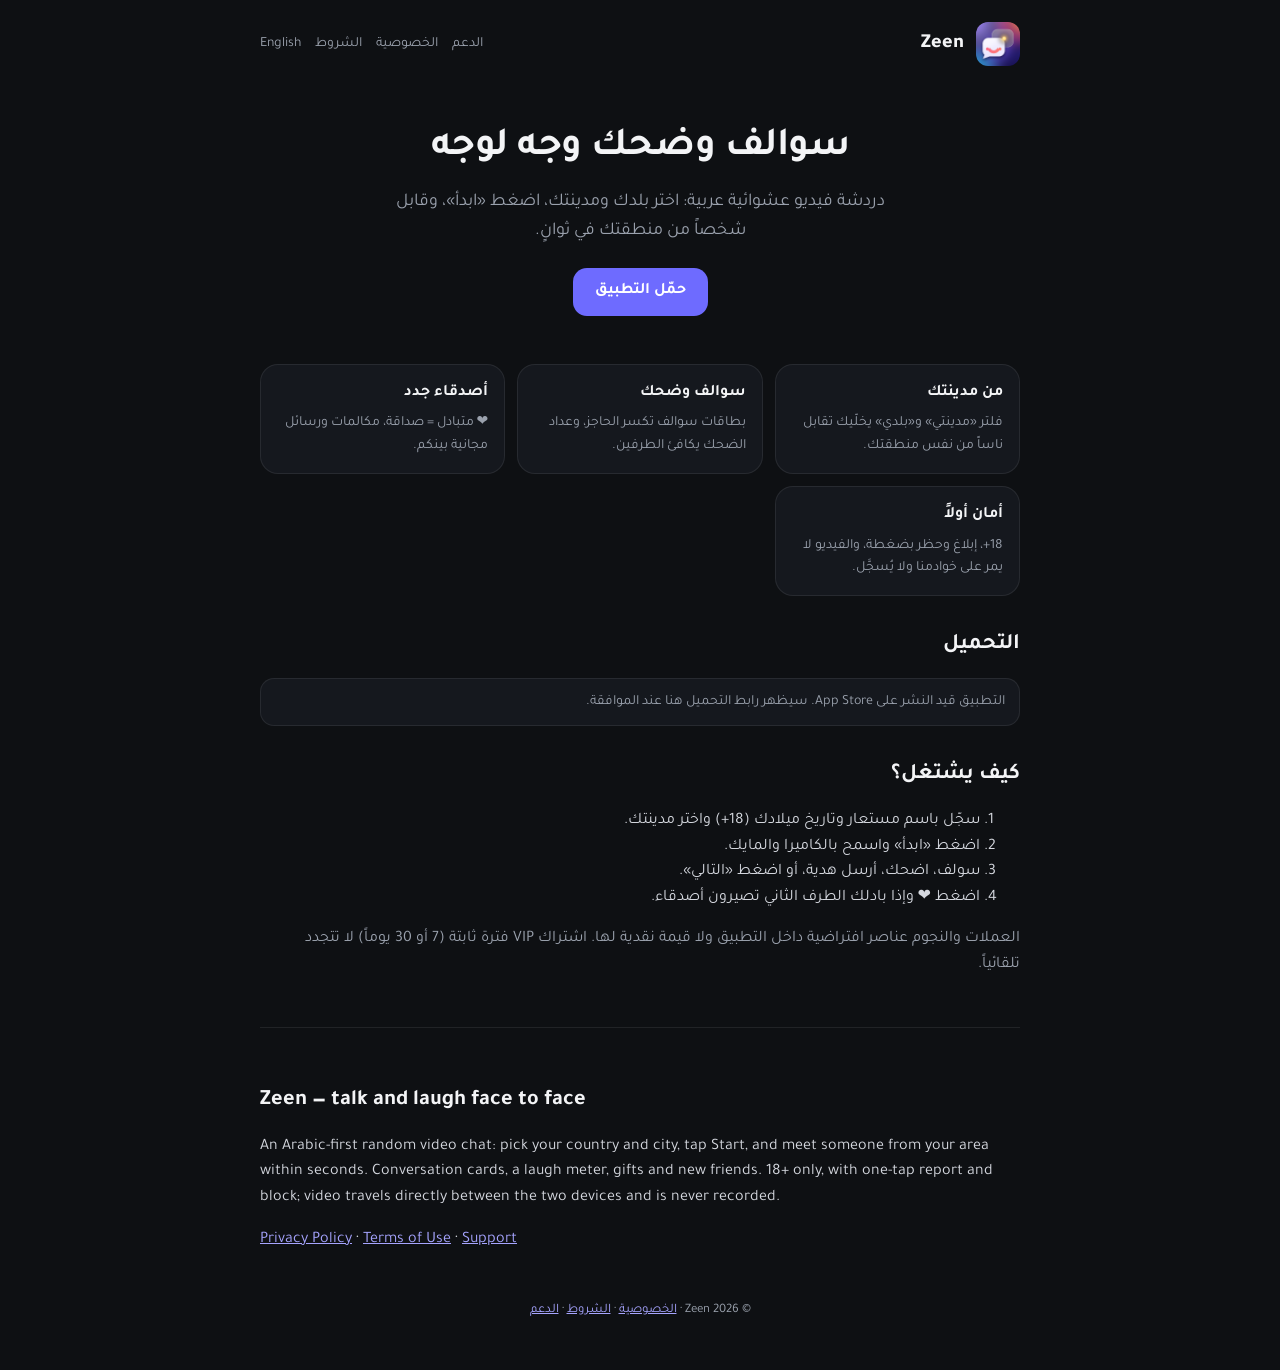
<file: index.html>
<!doctype html>
<html lang="ar" dir="rtl">
<head>
<meta charset="utf-8">
<meta name="viewport" content="width=device-width, initial-scale=1">
<title>Zeen — سوالف وضحك وجه لوجه</title>
<meta name="description" content="Zeen: دردشة فيديو عشوائية عربية. اختر مدينتك واضغط ابدأ وقابل ناساً من منطقتك وجهاً لوجه.">
<link rel="icon" href="icon.png">
<link rel="preconnect" href="https://fonts.googleapis.com">
<link href="https://fonts.googleapis.com/css2?family=Tajawal:wght@400;500;700;800&display=swap" rel="stylesheet">
<link rel="stylesheet" href="style.css">
</head>
<body>
<div class="wrap">
<header class="top">
  <img src="icon.png" alt=""><span class="brand">Zeen</span>
  <nav><a href="support.html">الدعم</a><a href="privacy.html">الخصوصية</a><a href="terms.html">الشروط</a><a href="#en">English</a></nav>
</header>

<section class="hero">
  <h1>سوالف وضحك وجه لوجه</h1>
  <p>دردشة فيديو عشوائية عربية: اختر بلدك ومدينتك، اضغط «ابدأ»، وقابل شخصاً من منطقتك في ثوانٍ.</p>
  <a class="btn" href="#store">حمّل التطبيق</a>
</section>

<div class="grid">
  <div class="card"><h3>من مدينتك</h3><p>فلتر «مدينتي» و«بلدي» يخلّيك تقابل ناساً من نفس منطقتك.</p></div>
  <div class="card"><h3>سوالف وضحك</h3><p>بطاقات سوالف تكسر الحاجز، وعداد الضحك يكافئ الطرفين.</p></div>
  <div class="card"><h3>أصدقاء جدد</h3><p>❤ متبادل = صداقة، مكالمات ورسائل مجانية بينكم.</p></div>
  <div class="card"><h3>أمان أولاً</h3><p>18+، إبلاغ وحظر بضغطة، والفيديو لا يمر على خوادمنا ولا يُسجَّل.</p></div>
</div>

<h2 id="store">التحميل</h2>
<p class="note">التطبيق قيد النشر على App Store. سيظهر رابط التحميل هنا عند الموافقة.</p>

<h2>كيف يشتغل؟</h2>
<ol>
  <li>سجّل باسم مستعار وتاريخ ميلادك (18+) واختر مدينتك.</li>
  <li>اضغط «ابدأ» واسمح بالكاميرا والمايك.</li>
  <li>سولف، اضحك، أرسل هدية، أو اضغط «التالي».</li>
  <li>اضغط ❤ وإذا بادلك الطرف الثاني تصيرون أصدقاء.</li>
</ol>
<p class="muted">العملات والنجوم عناصر افتراضية داخل التطبيق ولا قيمة نقدية لها. اشتراك VIP فترة ثابتة (7 أو 30 يوماً) لا تتجدد تلقائياً.</p>

<section class="lang" id="en" dir="ltr" lang="en">
  <h2>Zeen — talk and laugh face to face</h2>
  <p>An Arabic-first random video chat: pick your country and city, tap Start, and meet someone from your area within seconds. Conversation cards, a laugh meter, gifts and new friends. 18+ only, with one-tap report and block; video travels directly between the two devices and is never recorded.</p>
  <p><a href="privacy.html#en">Privacy Policy</a> · <a href="terms.html#en">Terms of Use</a> · <a href="support.html#en">Support</a></p>
</section>

<footer>© 2026 Zeen · <a href="privacy.html">الخصوصية</a> · <a href="terms.html">الشروط</a> · <a href="support.html">الدعم</a></footer>
</div>
</body>
</html>
</file>
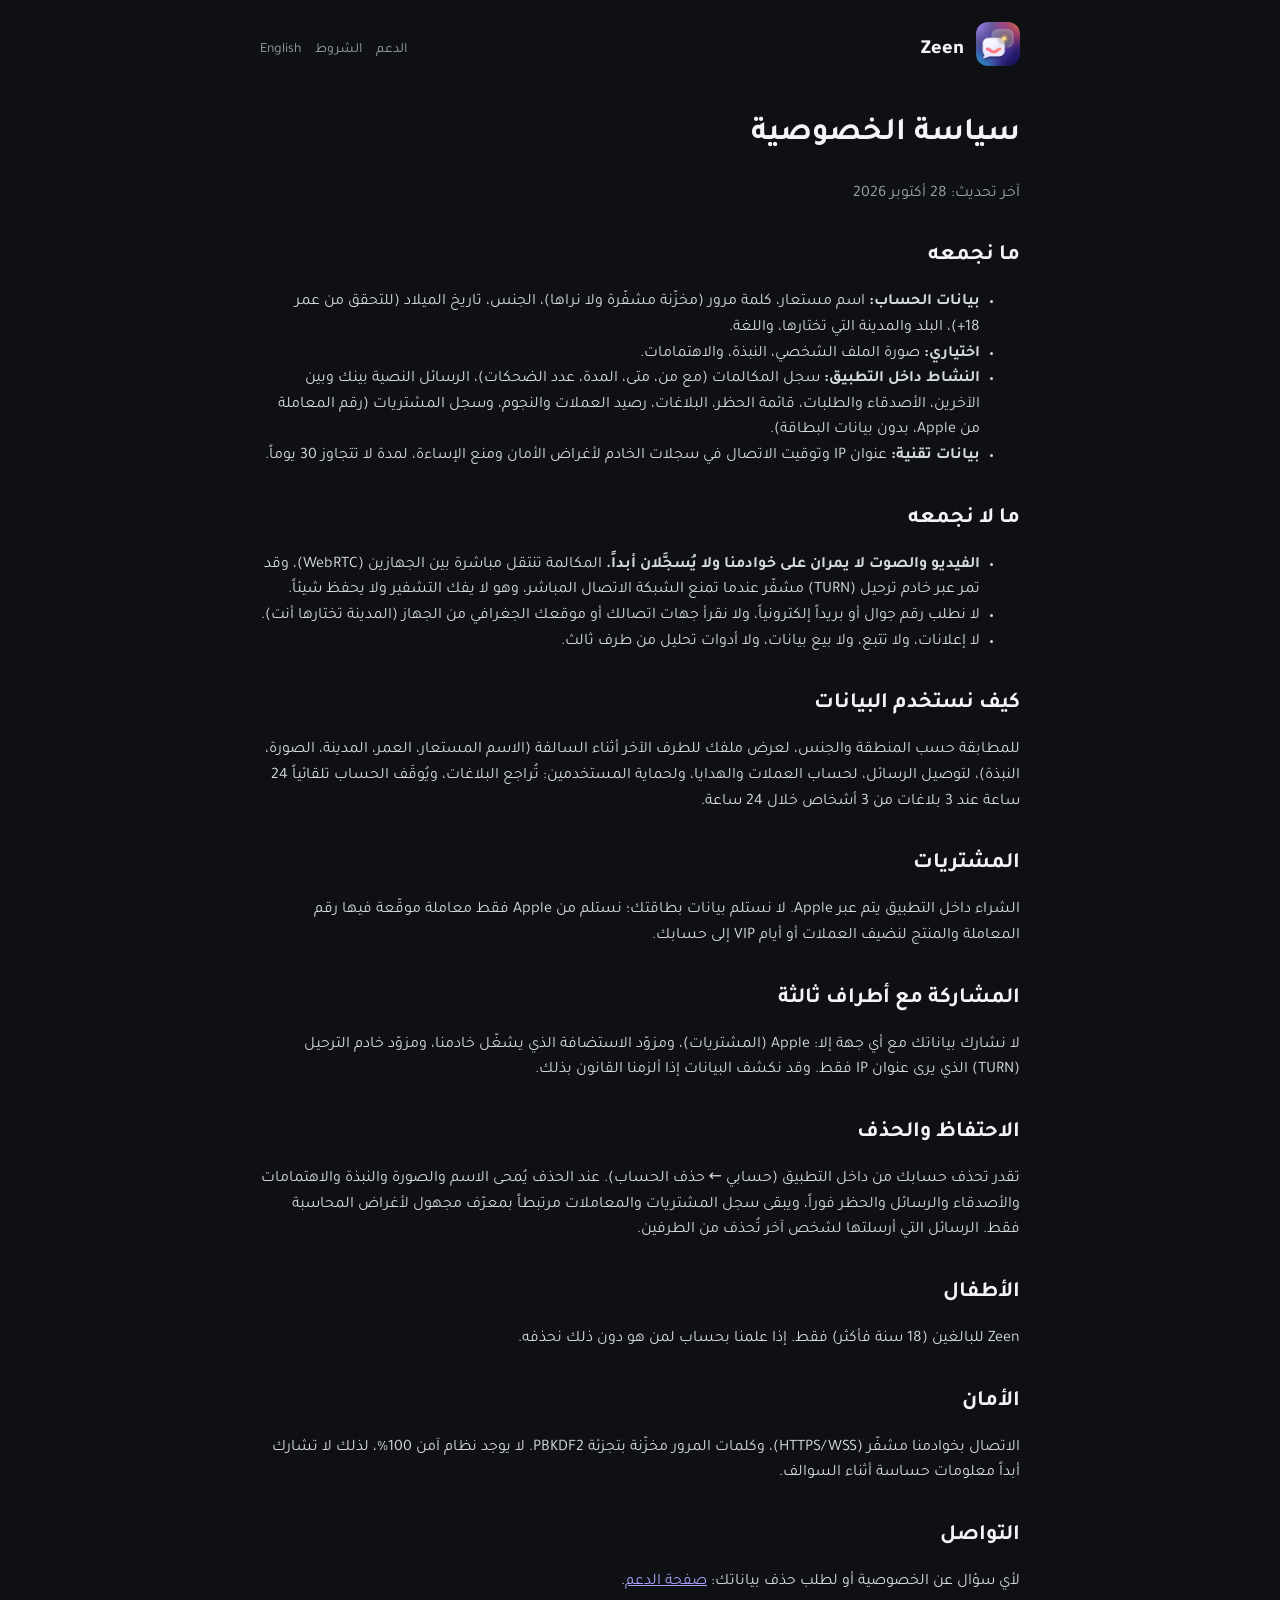
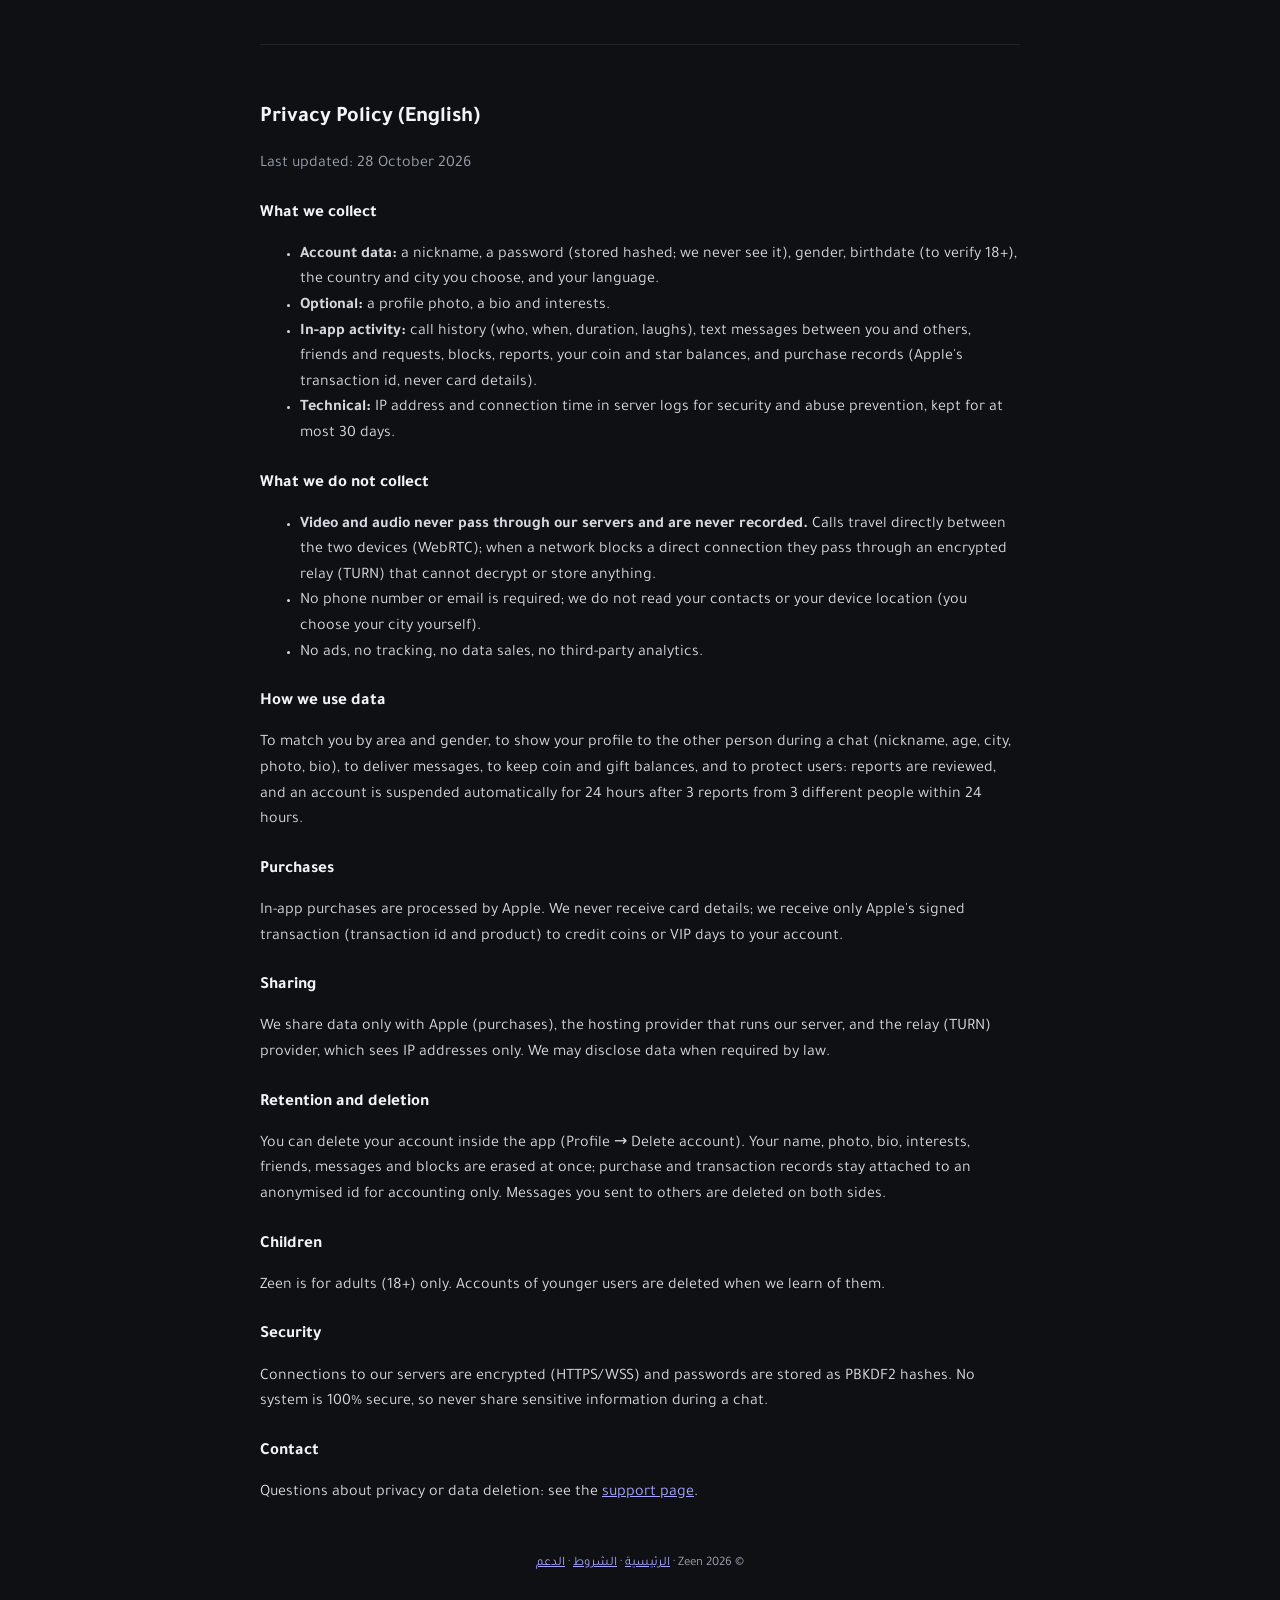
<file: privacy.html>
<!doctype html>
<html lang="ar" dir="rtl">
<head>
<meta charset="utf-8">
<meta name="viewport" content="width=device-width, initial-scale=1">
<title>سياسة الخصوصية — Zeen</title>
<link rel="icon" href="icon.png">
<link rel="preconnect" href="https://fonts.googleapis.com">
<link href="https://fonts.googleapis.com/css2?family=Tajawal:wght@400;500;700;800&display=swap" rel="stylesheet">
<link rel="stylesheet" href="style.css">
</head>
<body>
<div class="wrap">
<header class="top">
  <a href="index.html"><img src="icon.png" alt=""></a><span class="brand">Zeen</span>
  <nav><a href="support.html">الدعم</a><a href="terms.html">الشروط</a><a href="#en">English</a></nav>
</header>

<h1>سياسة الخصوصية</h1>
<p class="muted">آخر تحديث: 28 أكتوبر 2026</p>

<h2>ما نجمعه</h2>
<ul>
  <li><b>بيانات الحساب:</b> اسم مستعار، كلمة مرور (مخزّنة مشفّرة ولا نراها)، الجنس، تاريخ الميلاد (للتحقق من عمر 18+)، البلد والمدينة التي تختارها، واللغة.</li>
  <li><b>اختياري:</b> صورة الملف الشخصي، النبذة، والاهتمامات.</li>
  <li><b>النشاط داخل التطبيق:</b> سجل المكالمات (مع من، متى، المدة، عدد الضحكات)، الرسائل النصية بينك وبين الآخرين، الأصدقاء والطلبات، قائمة الحظر، البلاغات، رصيد العملات والنجوم، وسجل المشتريات (رقم المعاملة من Apple، بدون بيانات البطاقة).</li>
  <li><b>بيانات تقنية:</b> عنوان IP وتوقيت الاتصال في سجلات الخادم لأغراض الأمان ومنع الإساءة، لمدة لا تتجاوز 30 يوماً.</li>
</ul>

<h2>ما لا نجمعه</h2>
<ul>
  <li><b>الفيديو والصوت لا يمران على خوادمنا ولا يُسجَّلان أبداً.</b> المكالمة تنتقل مباشرة بين الجهازين (WebRTC)، وقد تمر عبر خادم ترحيل (TURN) مشفّر عندما تمنع الشبكة الاتصال المباشر، وهو لا يفك التشفير ولا يحفظ شيئاً.</li>
  <li>لا نطلب رقم جوال أو بريداً إلكترونياً، ولا نقرأ جهات اتصالك أو موقعك الجغرافي من الجهاز (المدينة تختارها أنت).</li>
  <li>لا إعلانات، ولا تتبع، ولا بيع بيانات، ولا أدوات تحليل من طرف ثالث.</li>
</ul>

<h2>كيف نستخدم البيانات</h2>
<p>للمطابقة حسب المنطقة والجنس، لعرض ملفك للطرف الآخر أثناء السالفة (الاسم المستعار، العمر، المدينة، الصورة، النبذة)، لتوصيل الرسائل، لحساب العملات والهدايا، ولحماية المستخدمين: تُراجع البلاغات، ويُوقَف الحساب تلقائياً 24 ساعة عند 3 بلاغات من 3 أشخاص خلال 24 ساعة.</p>

<h2>المشتريات</h2>
<p>الشراء داخل التطبيق يتم عبر Apple. لا نستلم بيانات بطاقتك؛ نستلم من Apple فقط معاملة موقّعة فيها رقم المعاملة والمنتج لنضيف العملات أو أيام VIP إلى حسابك.</p>

<h2>المشاركة مع أطراف ثالثة</h2>
<p>لا نشارك بياناتك مع أي جهة إلا: Apple (المشتريات)، ومزوّد الاستضافة الذي يشغّل خادمنا، ومزوّد خادم الترحيل (TURN) الذي يرى عنوان IP فقط. وقد نكشف البيانات إذا ألزمنا القانون بذلك.</p>

<h2>الاحتفاظ والحذف</h2>
<p>تقدر تحذف حسابك من داخل التطبيق (حسابي ← حذف الحساب). عند الحذف يُمحى الاسم والصورة والنبذة والاهتمامات والأصدقاء والرسائل والحظر فوراً، ويبقى سجل المشتريات والمعاملات مرتبطاً بمعرّف مجهول لأغراض المحاسبة فقط. الرسائل التي أرسلتها لشخص آخر تُحذف من الطرفين.</p>

<h2>الأطفال</h2>
<p>Zeen للبالغين (18 سنة فأكثر) فقط. إذا علمنا بحساب لمن هو دون ذلك نحذفه.</p>

<h2>الأمان</h2>
<p>الاتصال بخوادمنا مشفّر (HTTPS/WSS)، وكلمات المرور مخزّنة بتجزئة PBKDF2. لا يوجد نظام آمن 100%، لذلك لا تشارك أبداً معلومات حساسة أثناء السوالف.</p>

<h2>التواصل</h2>
<p>لأي سؤال عن الخصوصية أو لطلب حذف بياناتك: <a href="support.html">صفحة الدعم</a>.</p>

<section class="lang" id="en" dir="ltr" lang="en">
<h2>Privacy Policy (English)</h2>
<p class="muted">Last updated: 28 October 2026</p>
<h3>What we collect</h3>
<ul>
  <li><b>Account data:</b> a nickname, a password (stored hashed; we never see it), gender, birthdate (to verify 18+), the country and city you choose, and your language.</li>
  <li><b>Optional:</b> a profile photo, a bio and interests.</li>
  <li><b>In-app activity:</b> call history (who, when, duration, laughs), text messages between you and others, friends and requests, blocks, reports, your coin and star balances, and purchase records (Apple's transaction id, never card details).</li>
  <li><b>Technical:</b> IP address and connection time in server logs for security and abuse prevention, kept for at most 30 days.</li>
</ul>
<h3>What we do not collect</h3>
<ul>
  <li><b>Video and audio never pass through our servers and are never recorded.</b> Calls travel directly between the two devices (WebRTC); when a network blocks a direct connection they pass through an encrypted relay (TURN) that cannot decrypt or store anything.</li>
  <li>No phone number or email is required; we do not read your contacts or your device location (you choose your city yourself).</li>
  <li>No ads, no tracking, no data sales, no third-party analytics.</li>
</ul>
<h3>How we use data</h3>
<p>To match you by area and gender, to show your profile to the other person during a chat (nickname, age, city, photo, bio), to deliver messages, to keep coin and gift balances, and to protect users: reports are reviewed, and an account is suspended automatically for 24 hours after 3 reports from 3 different people within 24 hours.</p>
<h3>Purchases</h3>
<p>In-app purchases are processed by Apple. We never receive card details; we receive only Apple's signed transaction (transaction id and product) to credit coins or VIP days to your account.</p>
<h3>Sharing</h3>
<p>We share data only with Apple (purchases), the hosting provider that runs our server, and the relay (TURN) provider, which sees IP addresses only. We may disclose data when required by law.</p>
<h3>Retention and deletion</h3>
<p>You can delete your account inside the app (Profile → Delete account). Your name, photo, bio, interests, friends, messages and blocks are erased at once; purchase and transaction records stay attached to an anonymised id for accounting only. Messages you sent to others are deleted on both sides.</p>
<h3>Children</h3>
<p>Zeen is for adults (18+) only. Accounts of younger users are deleted when we learn of them.</p>
<h3>Security</h3>
<p>Connections to our servers are encrypted (HTTPS/WSS) and passwords are stored as PBKDF2 hashes. No system is 100% secure, so never share sensitive information during a chat.</p>
<h3>Contact</h3>
<p>Questions about privacy or data deletion: see the <a href="support.html#en">support page</a>.</p>
</section>

<footer>© 2026 Zeen · <a href="index.html">الرئيسية</a> · <a href="terms.html">الشروط</a> · <a href="support.html">الدعم</a></footer>
</div>
</body>
</html>
</file>
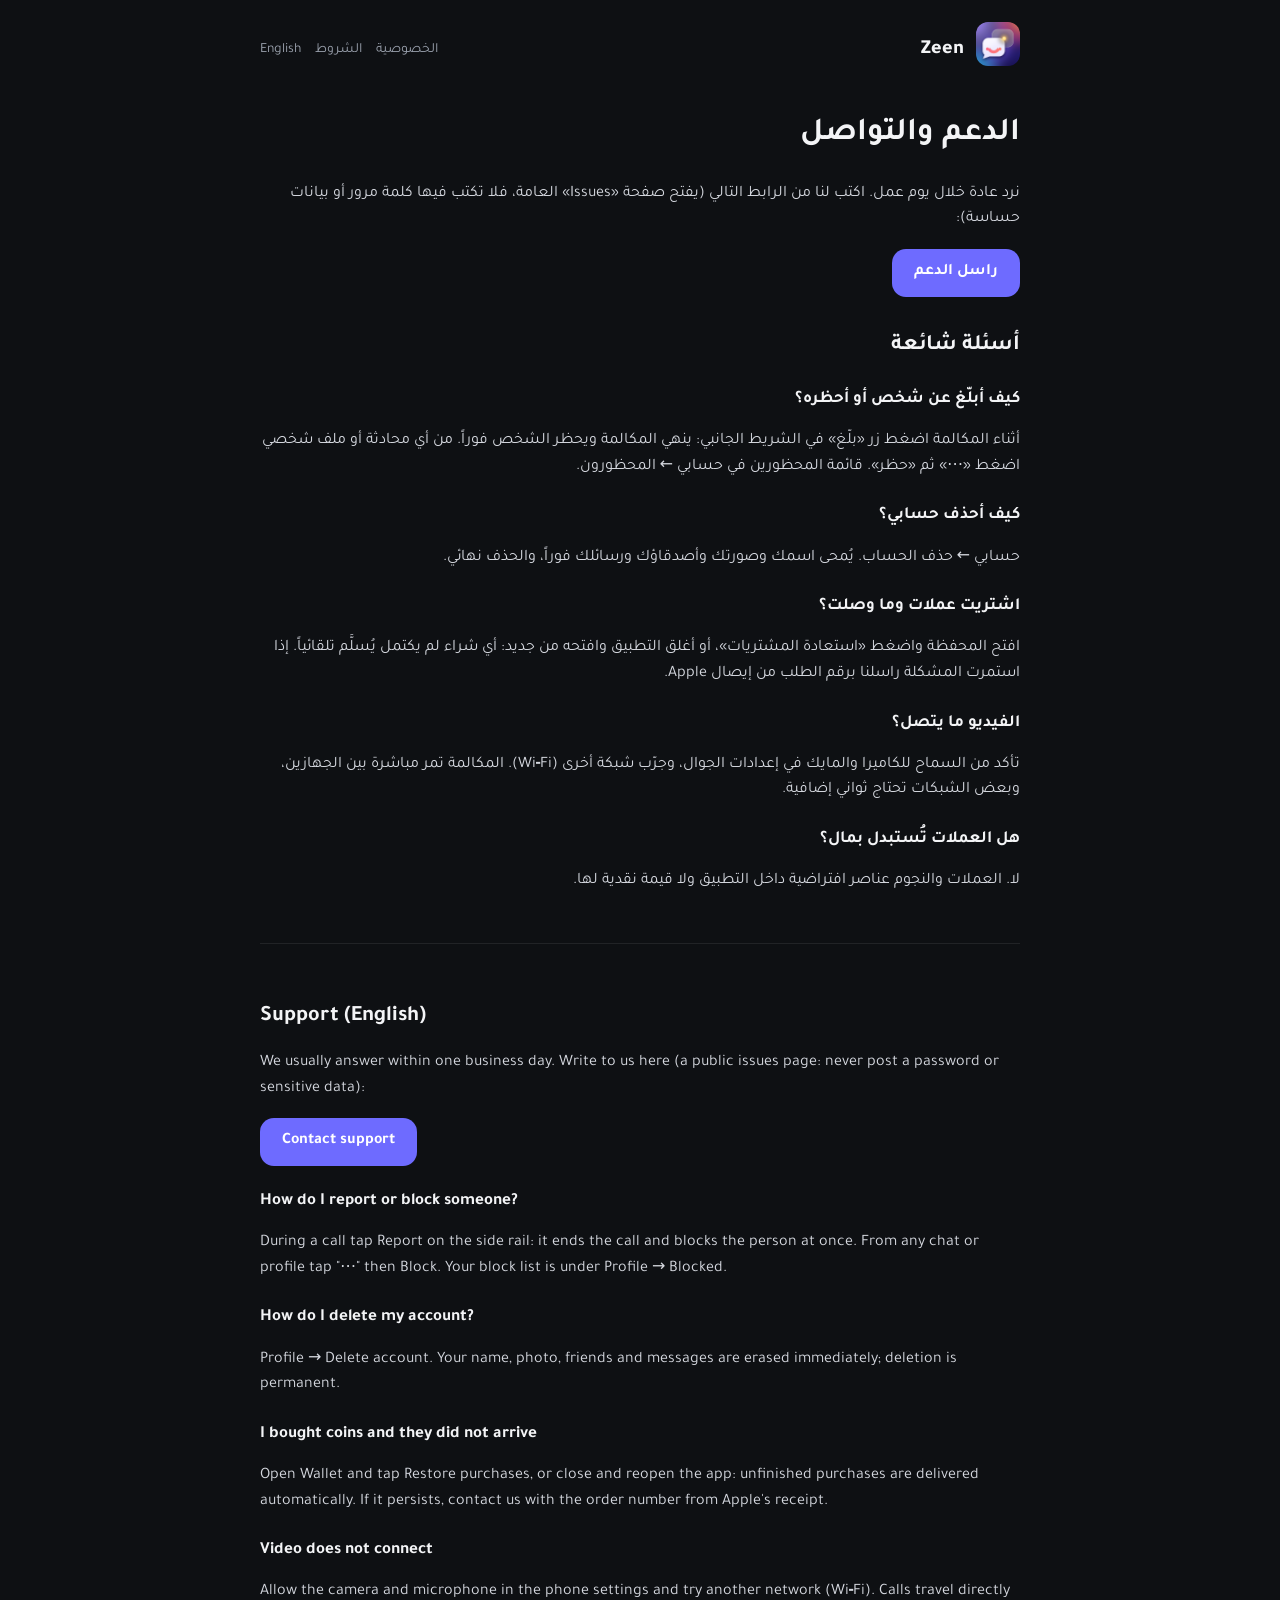
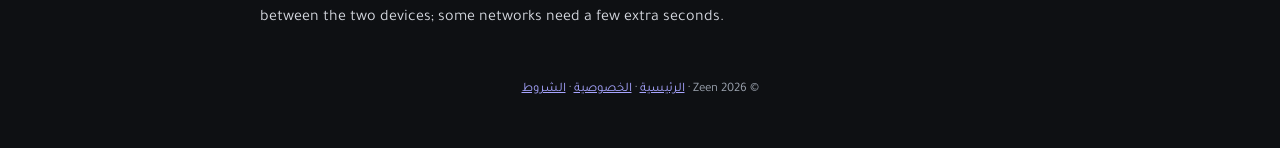
<file: support.html>
<!doctype html>
<html lang="ar" dir="rtl">
<head>
<meta charset="utf-8">
<meta name="viewport" content="width=device-width, initial-scale=1">
<title>الدعم — Zeen</title>
<link rel="icon" href="icon.png">
<link rel="preconnect" href="https://fonts.googleapis.com">
<link href="https://fonts.googleapis.com/css2?family=Tajawal:wght@400;500;700;800&display=swap" rel="stylesheet">
<link rel="stylesheet" href="style.css">
</head>
<body>
<div class="wrap">
<header class="top">
  <a href="index.html"><img src="icon.png" alt=""></a><span class="brand">Zeen</span>
  <nav><a href="privacy.html">الخصوصية</a><a href="terms.html">الشروط</a><a href="#en">English</a></nav>
</header>

<h1>الدعم والتواصل</h1>
<p>نرد عادة خلال يوم عمل. اكتب لنا من الرابط التالي (يفتح صفحة «Issues» العامة، فلا تكتب فيها كلمة مرور أو بيانات حساسة):</p>
<p><a class="btn" href="https://github.com/alwaleed305xx-ui/swalef-site/issues/new">راسل الدعم</a></p>

<h2>أسئلة شائعة</h2>
<h3>كيف أبلّغ عن شخص أو أحظره؟</h3>
<p>أثناء المكالمة اضغط زر «بلّغ» في الشريط الجانبي: ينهي المكالمة ويحظر الشخص فوراً. من أي محادثة أو ملف شخصي اضغط «⋯» ثم «حظر». قائمة المحظورين في حسابي ← المحظورون.</p>
<h3>كيف أحذف حسابي؟</h3>
<p>حسابي ← حذف الحساب. يُمحى اسمك وصورتك وأصدقاؤك ورسائلك فوراً، والحذف نهائي.</p>
<h3>اشتريت عملات وما وصلت؟</h3>
<p>افتح المحفظة واضغط «استعادة المشتريات»، أو أغلق التطبيق وافتحه من جديد: أي شراء لم يكتمل يُسلَّم تلقائياً. إذا استمرت المشكلة راسلنا برقم الطلب من إيصال Apple.</p>
<h3>الفيديو ما يتصل؟</h3>
<p>تأكد من السماح للكاميرا والمايك في إعدادات الجوال، وجرّب شبكة أخرى (Wi‑Fi). المكالمة تمر مباشرة بين الجهازين، وبعض الشبكات تحتاج ثواني إضافية.</p>
<h3>هل العملات تُستبدل بمال؟</h3>
<p>لا. العملات والنجوم عناصر افتراضية داخل التطبيق ولا قيمة نقدية لها.</p>

<section class="lang" id="en" dir="ltr" lang="en">
<h2>Support (English)</h2>
<p>We usually answer within one business day. Write to us here (a public issues page: never post a password or sensitive data):</p>
<p><a class="btn" href="https://github.com/alwaleed305xx-ui/swalef-site/issues/new">Contact support</a></p>
<h3>How do I report or block someone?</h3>
<p>During a call tap Report on the side rail: it ends the call and blocks the person at once. From any chat or profile tap "⋯" then Block. Your block list is under Profile → Blocked.</p>
<h3>How do I delete my account?</h3>
<p>Profile → Delete account. Your name, photo, friends and messages are erased immediately; deletion is permanent.</p>
<h3>I bought coins and they did not arrive</h3>
<p>Open Wallet and tap Restore purchases, or close and reopen the app: unfinished purchases are delivered automatically. If it persists, contact us with the order number from Apple's receipt.</p>
<h3>Video does not connect</h3>
<p>Allow the camera and microphone in the phone settings and try another network (Wi‑Fi). Calls travel directly between the two devices; some networks need a few extra seconds.</p>
</section>

<footer>© 2026 Zeen · <a href="index.html">الرئيسية</a> · <a href="privacy.html">الخصوصية</a> · <a href="terms.html">الشروط</a></footer>
</div>
</body>
</html>
</file>
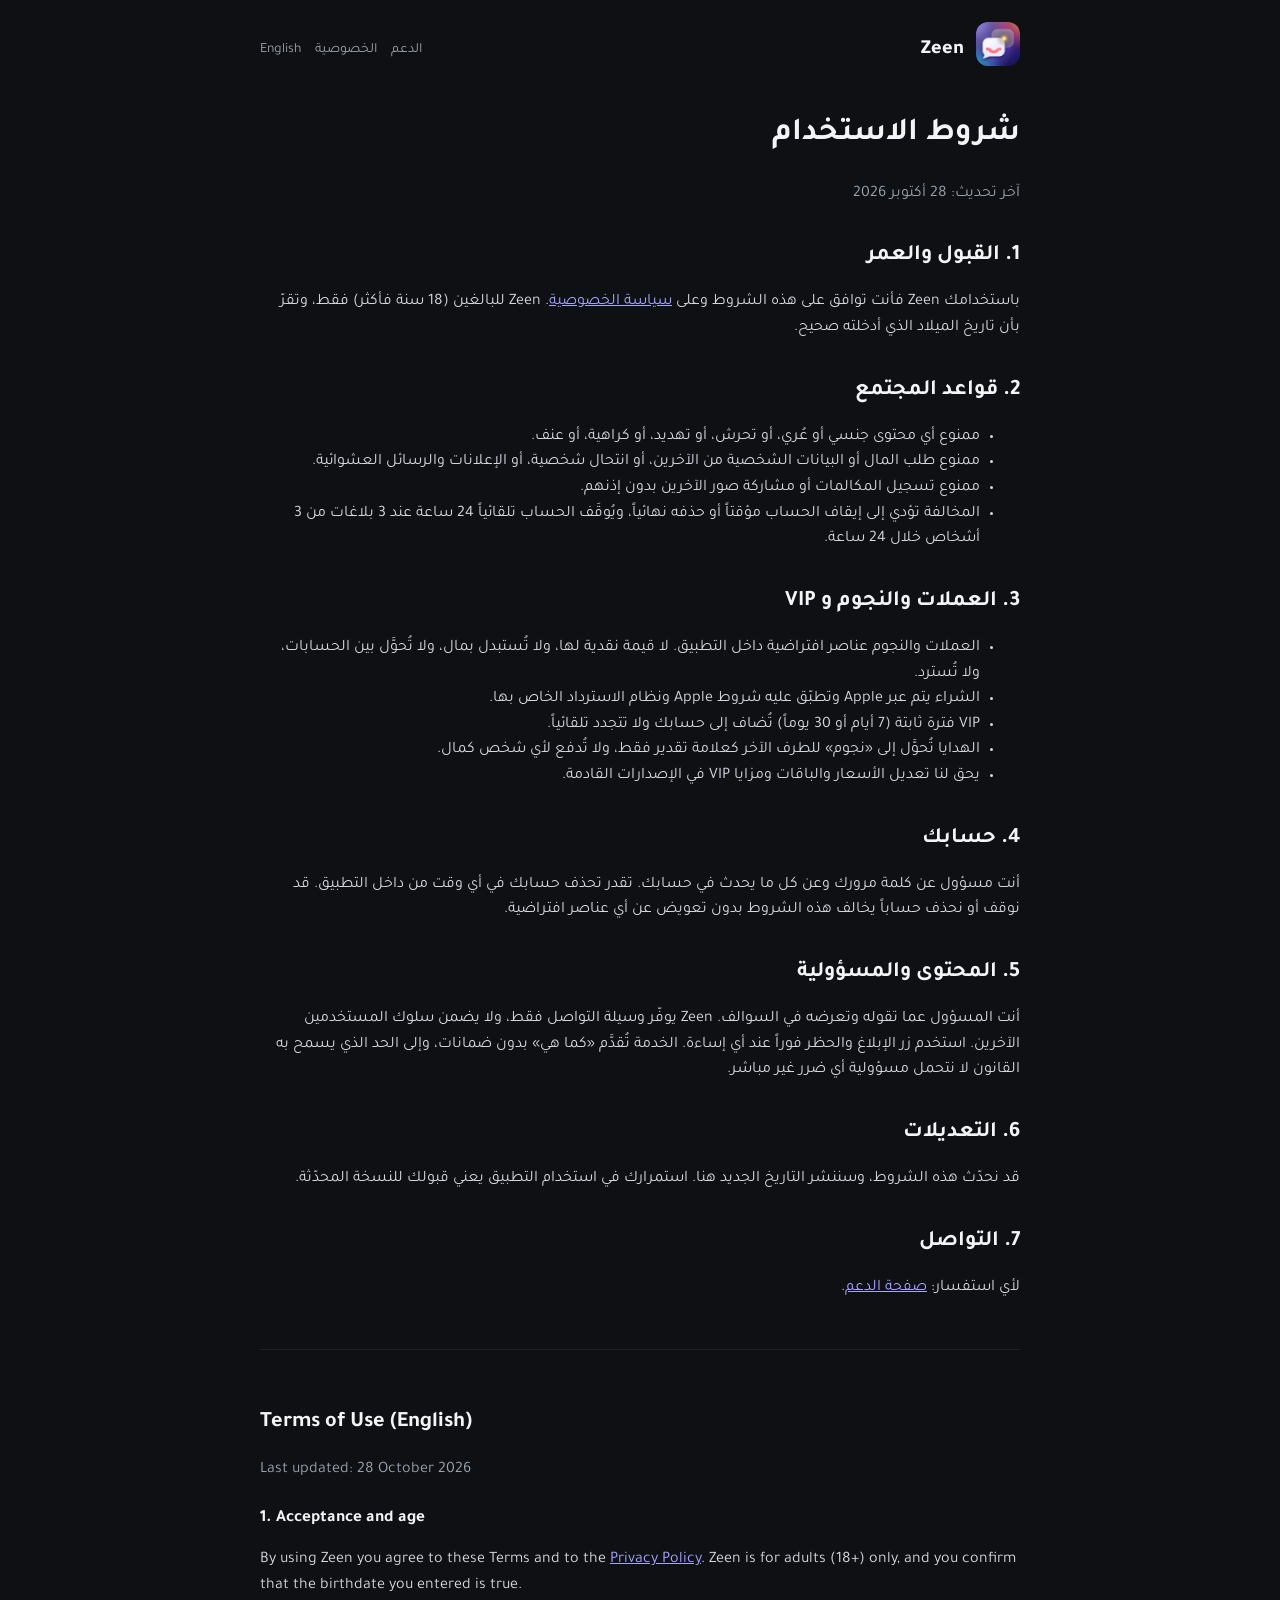
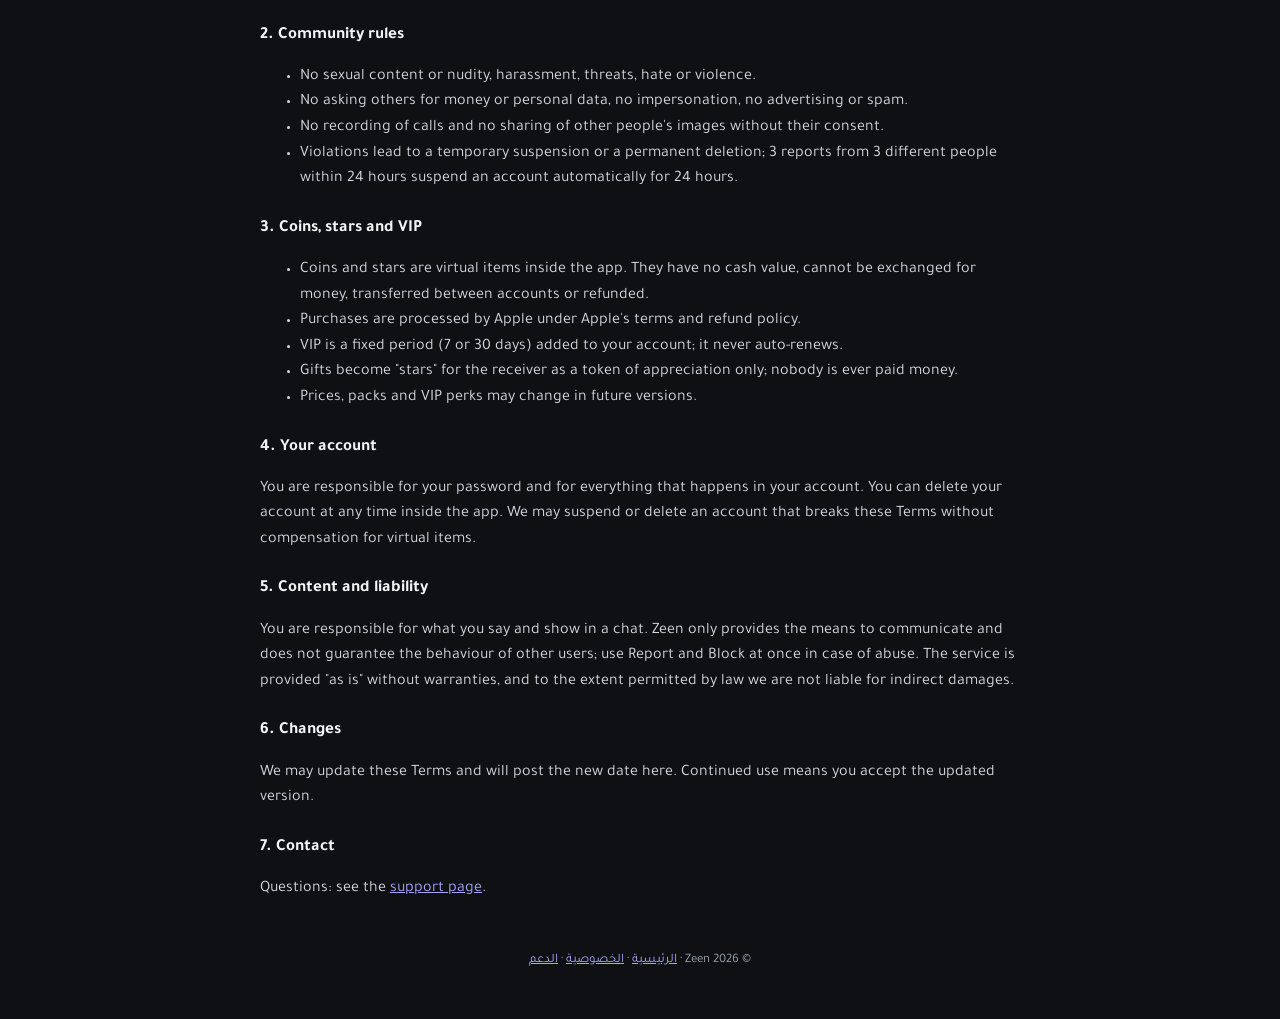
<file: terms.html>
<!doctype html>
<html lang="ar" dir="rtl">
<head>
<meta charset="utf-8">
<meta name="viewport" content="width=device-width, initial-scale=1">
<title>شروط الاستخدام — Zeen</title>
<link rel="icon" href="icon.png">
<link rel="preconnect" href="https://fonts.googleapis.com">
<link href="https://fonts.googleapis.com/css2?family=Tajawal:wght@400;500;700;800&display=swap" rel="stylesheet">
<link rel="stylesheet" href="style.css">
</head>
<body>
<div class="wrap">
<header class="top">
  <a href="index.html"><img src="icon.png" alt=""></a><span class="brand">Zeen</span>
  <nav><a href="support.html">الدعم</a><a href="privacy.html">الخصوصية</a><a href="#en">English</a></nav>
</header>

<h1>شروط الاستخدام</h1>
<p class="muted">آخر تحديث: 28 أكتوبر 2026</p>

<h2>1. القبول والعمر</h2>
<p>باستخدامك Zeen فأنت توافق على هذه الشروط وعلى <a href="privacy.html">سياسة الخصوصية</a>. Zeen للبالغين (18 سنة فأكثر) فقط، وتقرّ بأن تاريخ الميلاد الذي أدخلته صحيح.</p>

<h2>2. قواعد المجتمع</h2>
<ul>
  <li>ممنوع أي محتوى جنسي أو عُري، أو تحرش، أو تهديد، أو كراهية، أو عنف.</li>
  <li>ممنوع طلب المال أو البيانات الشخصية من الآخرين، أو انتحال شخصية، أو الإعلانات والرسائل العشوائية.</li>
  <li>ممنوع تسجيل المكالمات أو مشاركة صور الآخرين بدون إذنهم.</li>
  <li>المخالفة تؤدي إلى إيقاف الحساب مؤقتاً أو حذفه نهائياً، ويُوقَف الحساب تلقائياً 24 ساعة عند 3 بلاغات من 3 أشخاص خلال 24 ساعة.</li>
</ul>

<h2>3. العملات والنجوم و VIP</h2>
<ul>
  <li>العملات والنجوم عناصر افتراضية داخل التطبيق. لا قيمة نقدية لها، ولا تُستبدل بمال، ولا تُحوَّل بين الحسابات، ولا تُسترد.</li>
  <li>الشراء يتم عبر Apple وتطبّق عليه شروط Apple ونظام الاسترداد الخاص بها.</li>
  <li>VIP فترة ثابتة (7 أيام أو 30 يوماً) تُضاف إلى حسابك ولا تتجدد تلقائياً.</li>
  <li>الهدايا تُحوَّل إلى «نجوم» للطرف الآخر كعلامة تقدير فقط، ولا تُدفع لأي شخص كمال.</li>
  <li>يحق لنا تعديل الأسعار والباقات ومزايا VIP في الإصدارات القادمة.</li>
</ul>

<h2>4. حسابك</h2>
<p>أنت مسؤول عن كلمة مرورك وعن كل ما يحدث في حسابك. تقدر تحذف حسابك في أي وقت من داخل التطبيق. قد نوقف أو نحذف حساباً يخالف هذه الشروط بدون تعويض عن أي عناصر افتراضية.</p>

<h2>5. المحتوى والمسؤولية</h2>
<p>أنت المسؤول عما تقوله وتعرضه في السوالف. Zeen يوفّر وسيلة التواصل فقط، ولا يضمن سلوك المستخدمين الآخرين. استخدم زر الإبلاغ والحظر فوراً عند أي إساءة. الخدمة تُقدَّم «كما هي» بدون ضمانات، وإلى الحد الذي يسمح به القانون لا نتحمل مسؤولية أي ضرر غير مباشر.</p>

<h2>6. التعديلات</h2>
<p>قد نحدّث هذه الشروط، وسننشر التاريخ الجديد هنا. استمرارك في استخدام التطبيق يعني قبولك للنسخة المحدّثة.</p>

<h2>7. التواصل</h2>
<p>لأي استفسار: <a href="support.html">صفحة الدعم</a>.</p>

<section class="lang" id="en" dir="ltr" lang="en">
<h2>Terms of Use (English)</h2>
<p class="muted">Last updated: 28 October 2026</p>
<h3>1. Acceptance and age</h3>
<p>By using Zeen you agree to these Terms and to the <a href="privacy.html#en">Privacy Policy</a>. Zeen is for adults (18+) only, and you confirm that the birthdate you entered is true.</p>
<h3>2. Community rules</h3>
<ul>
  <li>No sexual content or nudity, harassment, threats, hate or violence.</li>
  <li>No asking others for money or personal data, no impersonation, no advertising or spam.</li>
  <li>No recording of calls and no sharing of other people's images without their consent.</li>
  <li>Violations lead to a temporary suspension or a permanent deletion; 3 reports from 3 different people within 24 hours suspend an account automatically for 24 hours.</li>
</ul>
<h3>3. Coins, stars and VIP</h3>
<ul>
  <li>Coins and stars are virtual items inside the app. They have no cash value, cannot be exchanged for money, transferred between accounts or refunded.</li>
  <li>Purchases are processed by Apple under Apple's terms and refund policy.</li>
  <li>VIP is a fixed period (7 or 30 days) added to your account; it never auto-renews.</li>
  <li>Gifts become "stars" for the receiver as a token of appreciation only; nobody is ever paid money.</li>
  <li>Prices, packs and VIP perks may change in future versions.</li>
</ul>
<h3>4. Your account</h3>
<p>You are responsible for your password and for everything that happens in your account. You can delete your account at any time inside the app. We may suspend or delete an account that breaks these Terms without compensation for virtual items.</p>
<h3>5. Content and liability</h3>
<p>You are responsible for what you say and show in a chat. Zeen only provides the means to communicate and does not guarantee the behaviour of other users; use Report and Block at once in case of abuse. The service is provided "as is" without warranties, and to the extent permitted by law we are not liable for indirect damages.</p>
<h3>6. Changes</h3>
<p>We may update these Terms and will post the new date here. Continued use means you accept the updated version.</p>
<h3>7. Contact</h3>
<p>Questions: see the <a href="support.html#en">support page</a>.</p>
</section>

<footer>© 2026 Zeen · <a href="index.html">الرئيسية</a> · <a href="privacy.html">الخصوصية</a> · <a href="support.html">الدعم</a></footer>
</div>
</body>
</html>
</file>
<file: style.css>
/* سوالف public site: the same calm palette as the app. */
:root { --bg: #0e1013; --card: #15181e; --line: rgba(255,255,255,.08); --text: #f3f4f6; --muted: #9aa1ad; --accent: #6e6bff; --accent-text: #a6a4ff; --gold: #e8c46a; }
* { box-sizing: border-box; }
html, body { margin: 0; background: var(--bg); color: var(--text); font-family: 'Tajawal', system-ui, -apple-system, 'Segoe UI', Roboto, sans-serif; line-height: 1.6; }
body { padding: 0 16px 48px; }
a { color: var(--accent-text); }
.wrap { max-width: 760px; margin: 0 auto; }
header.top { display: flex; align-items: center; gap: 12px; padding: 22px 0 10px; }
header.top img { width: 44px; height: 44px; border-radius: 12px; }
header.top .brand { font-weight: 800; font-size: 20px; }
header.top nav { margin-inline-start: auto; display: flex; gap: 14px; font-size: 14px; }
header.top nav a { color: var(--muted); text-decoration: none; }
.hero { text-align: center; padding: 40px 0 24px; }
.hero h1 { font-size: 40px; margin: 0 0 8px; letter-spacing: -.5px; }
.hero p { color: var(--muted); font-size: 18px; margin: 0 auto 22px; max-width: 520px; }
.btn { display: inline-flex; align-items: center; gap: 8px; min-height: 48px; padding: 0 22px; border-radius: 14px; background: var(--accent); color: #fff; font-weight: 700; text-decoration: none; }
.btn.ghost { background: var(--card); border: 1px solid var(--line); color: var(--text); }
.grid { display: grid; grid-template-columns: repeat(auto-fit, minmax(200px, 1fr)); gap: 12px; margin: 24px 0; }
.card { background: var(--card); border: 1px solid var(--line); border-radius: 18px; padding: 16px; }
.card h3 { margin: 0 0 6px; font-size: 16px; }
.card p { margin: 0; color: var(--muted); font-size: 14px; }
h2 { font-size: 22px; margin: 32px 0 10px; }
h3 { font-size: 17px; margin: 22px 0 6px; }
p, li { color: #d5d8df; }
.muted { color: var(--muted); }
.lang { margin-top: 48px; padding-top: 24px; border-top: 1px solid var(--line); }
footer { margin-top: 48px; color: var(--muted); font-size: 13px; text-align: center; }
.note { background: var(--card); border: 1px solid var(--line); border-radius: 14px; padding: 12px 14px; font-size: 14px; color: var(--muted); }
.shots { display: flex; gap: 12px; overflow-x: auto; padding: 8px 0 16px; }
.shots img { height: 420px; border-radius: 22px; border: 1px solid var(--line); flex: none; }
</file>
